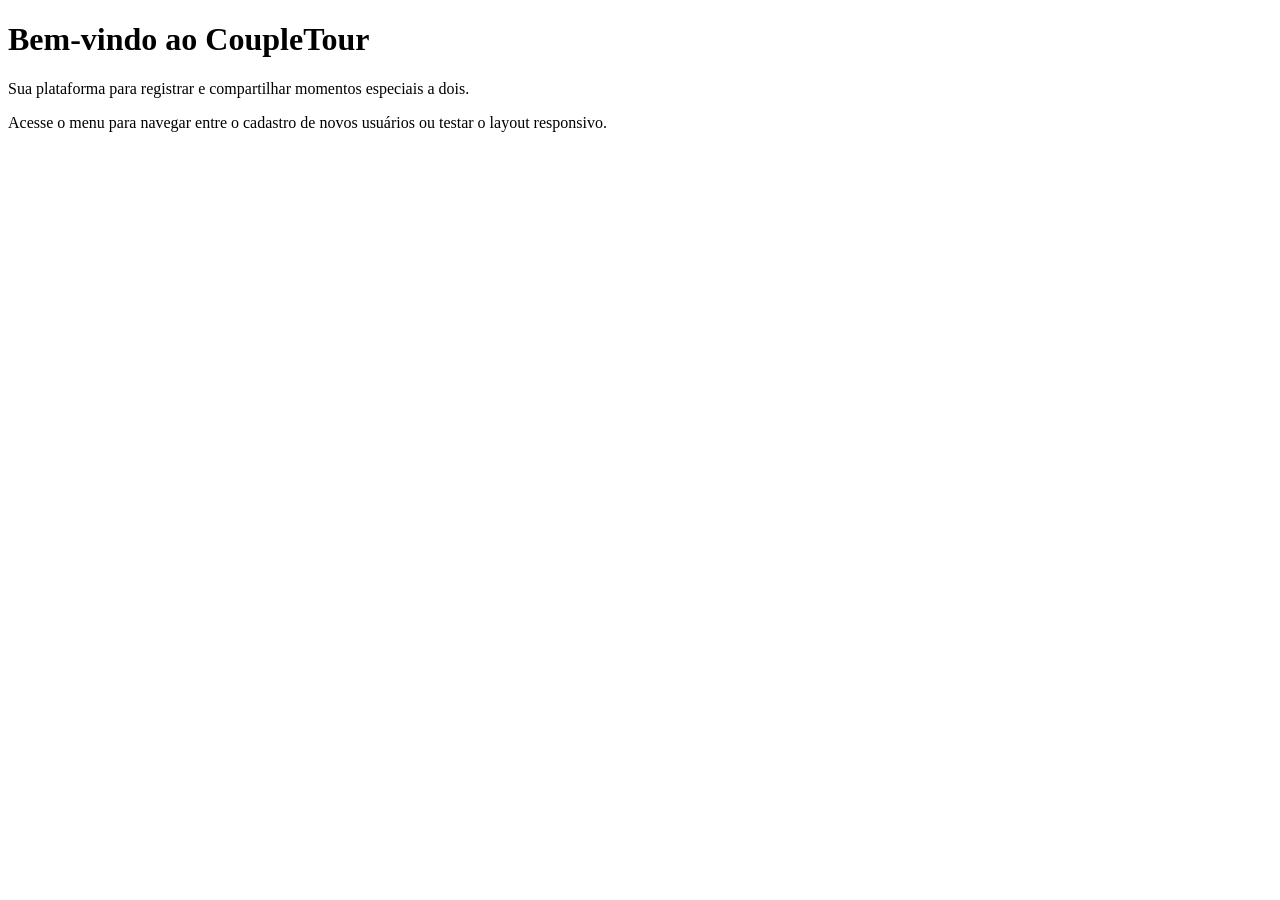
<file: src/main/resources/templates/index.html>
<!DOCTYPE html>
<html xmlns:th="http://www.thymeleaf.org"
      th:replace="~{layout/base :: layout(~{::title}, ~{::#main-content})}">
<head>
    <title>CoupleTour - Início</title>
</head>
<body>

<div id="main-content" class="card">
    <header class="card-header">
        <h1>Bem-vindo ao CoupleTour</h1>
        <p>Sua plataforma para registrar e compartilhar momentos especiais a dois.</p>
    </header>
    <p>Acesse o menu para navegar entre o cadastro de novos usuários ou testar o layout responsivo.</p>
</div>

</body>
</html>
</file>
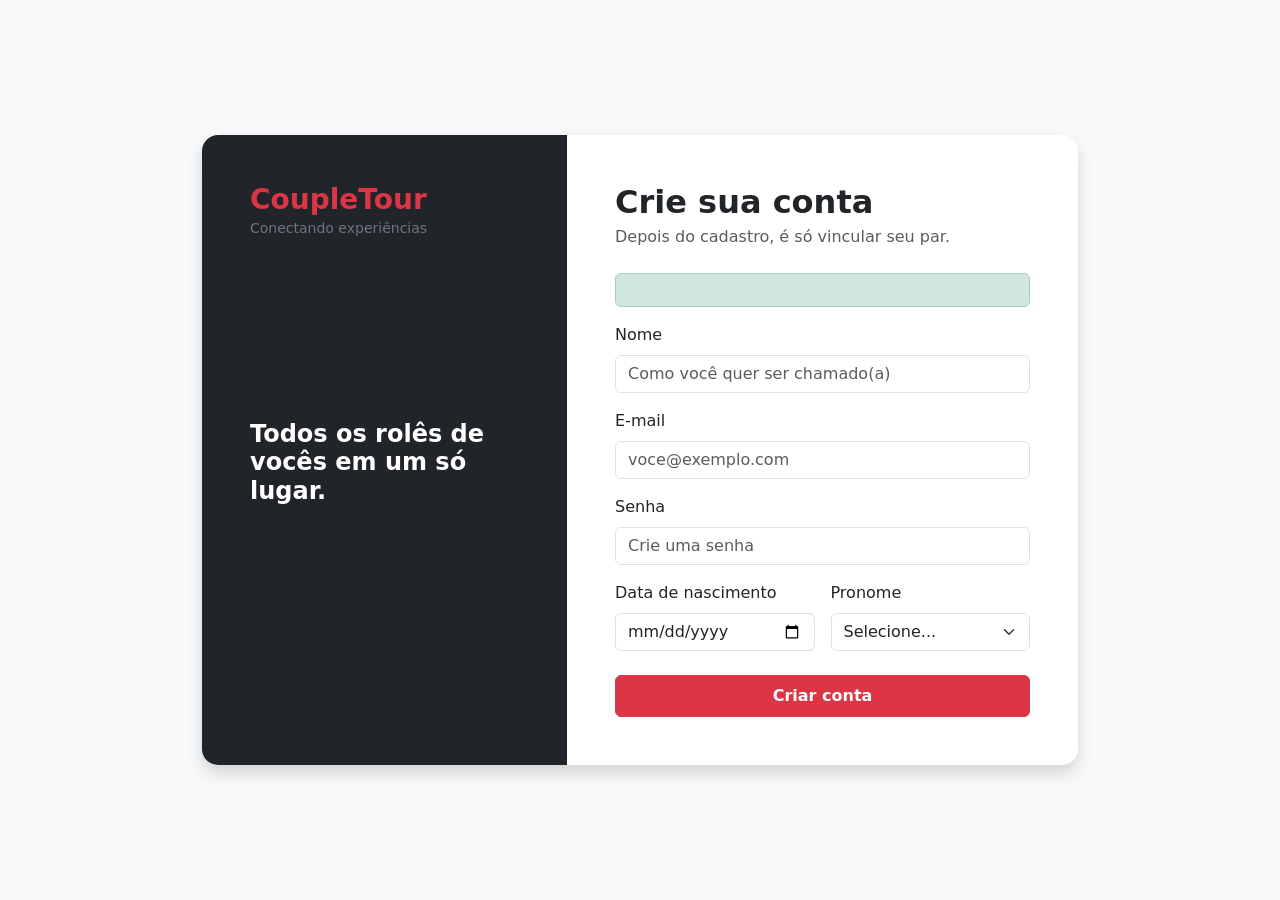
<file: src/main/resources/templates/cadastro.html>
<!DOCTYPE html>
<html lang="pt-BR" xmlns:th="http://www.thymeleaf.org">
<head>
    <meta charset="UTF-8">
    <meta name="viewport" content="width=device-width, initial-scale=1">
    <title>CoupleTour - Cadastro de Usuário</title>
    <link href="https://cdn.jsdelivr.net/npm/bootstrap@5.3.3/dist/css/bootstrap.min.css" rel="stylesheet" integrity="sha384-QWTKZyjpPEjISv5WaRU9OFeRpok6YctnYmDr5pNlyT2bRjXh0JMhjY6hW+ALEwIH" crossorigin="anonymous">
</head>
<body class="bg-light min-vh-100 d-flex align-items-center justify-content-center py-4">

<main class="container" style="max-width: 900px;">
    <div class="row g-0 shadow rounded-4 overflow-hidden bg-white">

        <div class="col-md-5 bg-dark text-white p-5 d-flex flex-column justify-content-between">
            <div>
                <h3 class="fw-bold text-danger mb-0">CoupleTour</h3>
                <small class="text-secondary">Conectando experiências</small>
            </div>
            <div class="my-4">
                <h4 class="fw-semibold">Todos os rolês de vocês em um só lugar.</h4>
            </div>
            <div>
                <small class="text-muted">&copy; 2026 CoupleTour</small>
            </div>
        </div>

        <div class="col-md-7 p-4 p-md-5">
            <h2 class="fw-bold mb-1">Crie sua conta</h2>
            <p class="text-muted mb-4">Depois do cadastro, é só vincular seu par.</p>

            <div th:if="${sucesso}" class="alert alert-success" role="alert" th:text="${sucesso}"></div>

            <form th:action="@{/cadastro}" th:object="${usuario}" method="post" novalidate>

                <div class="mb-3">
                    <label for="nome" class="form-label font-weight-bold">Nome</label>
                    <input type="text" id="nome" th:field="*{nome}"
                           class="form-control"
                           th:classappend="${#fields.hasErrors('nome')} ? 'is-invalid'"
                           placeholder="Como você quer ser chamado(a)" required />
                    <div class="invalid-feedback" th:if="${#fields.hasErrors('nome')}" th:errors="*{nome}"></div>
                </div>

                <div class="mb-3">
                    <label for="email" class="form-label">E-mail</label>
                    <input type="email" id="email" th:field="*{email}"
                           class="form-control"
                           th:classappend="${#fields.hasErrors('email')} ? 'is-invalid'"
                           placeholder="voce@exemplo.com" required />
                    <div class="invalid-feedback" th:if="${#fields.hasErrors('email')}" th:errors="*{email}"></div>
                </div>

                <div class="mb-3">
                    <label for="senha" class="form-label">Senha</label>
                    <input type="password" id="senha" th:field="*{senha}"
                           class="form-control"
                           th:classappend="${#fields.hasErrors('senha')} ? 'is-invalid'"
                           placeholder="Crie uma senha" required />
                    <div class="invalid-feedback" th:if="${#fields.hasErrors('senha')}" th:errors="*{senha}"></div>
                </div>

                <div class="row g-3 mb-4">
                    <div class="col-md-6">
                        <label for="dataNascimento" class="form-label">Data de nascimento</label>
                        <input type="date" id="dataNascimento" th:field="*{dataNascimento}"
                               class="form-control"
                               th:classappend="${#fields.hasErrors('dataNascimento')} ? 'is-invalid'"
                               required />
                        <div class="invalid-feedback" th:if="${#fields.hasErrors('dataNascimento')}" th:errors="*{dataNascimento}"></div>
                    </div>

                    <div class="col-md-6">
                        <label for="pronomeId" class="form-label">Pronome</label>
                        <select id="pronomeId" th:field="*{pronomeId}"
                                class="form-select"
                                th:classappend="${#fields.hasErrors('pronomeId')} ? 'is-invalid'"
                                required>
                            <option value="">Selecione...</option>
                            <option th:each="p : ${pronomesList}"
                                    th:value="${p.id}"
                                    th:text="${p.textoExibicao}">
                            </option>
                        </select>
                        <div class="invalid-feedback" th:if="${#fields.hasErrors('pronomeId')}" th:errors="*{pronomeId}"></div>
                    </div>
                </div>

                <button type="submit" class="btn btn-danger w-100 py-2 fw-bold">Criar conta</button>
            </form>
        </div>

    </div>
</main>

<script src="https://cdn.jsdelivr.net/npm/bootstrap@5.3.3/dist/js/bootstrap.bundle.min.js" integrity="sha384-YvpcrYf0tY3lHB60NNkmXc5s9fDVZLESaAA55NDzOxhy9GkcIdslK1eN7N6jIeHz" crossorigin="anonymous"></script>
</body>
</html>
</file>
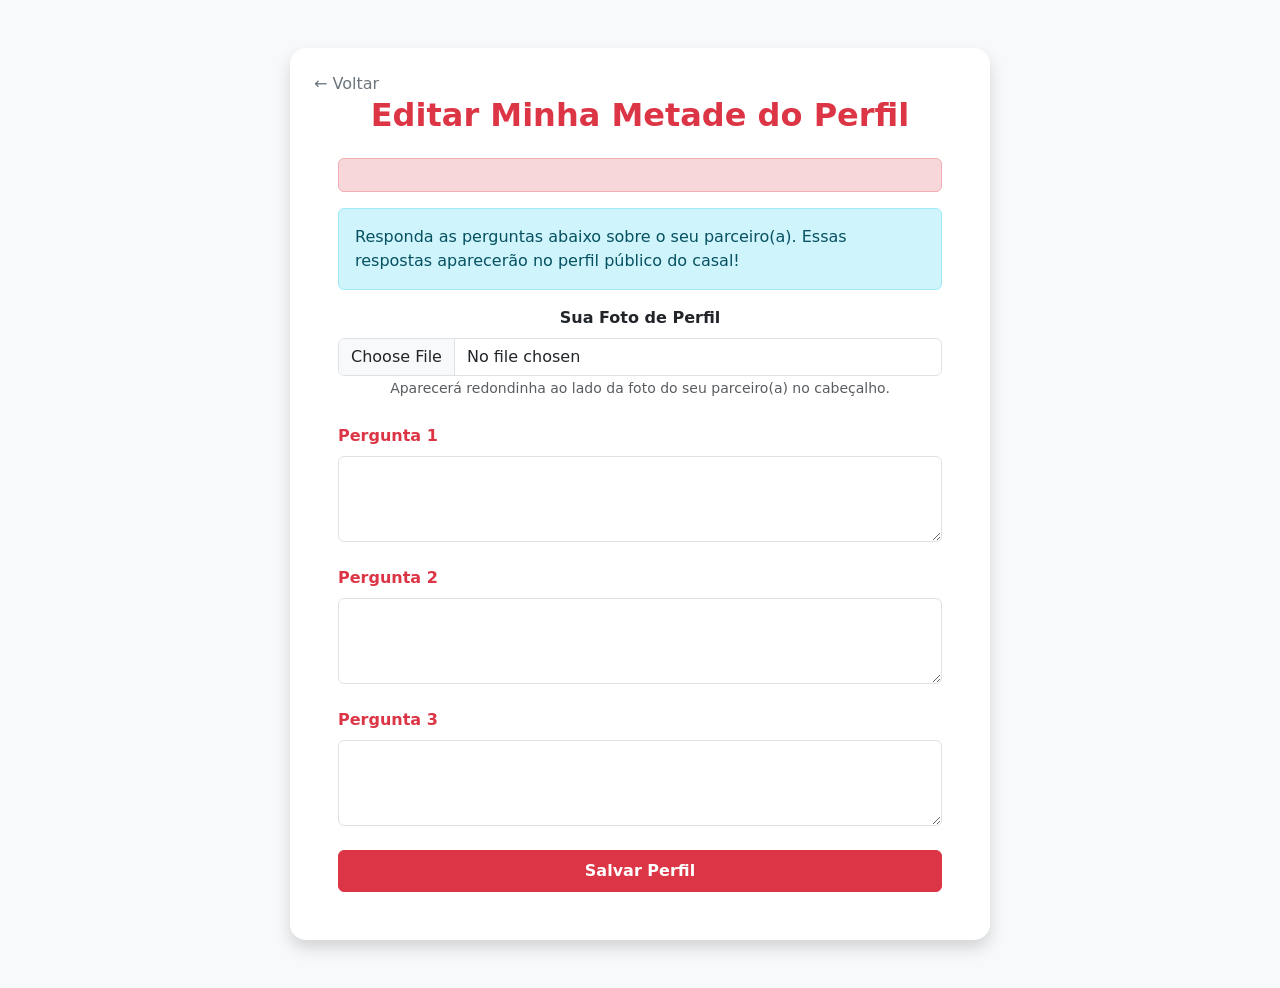
<file: src/main/resources/templates/casal-editar.html>
<!DOCTYPE html>
<html lang="pt-BR" xmlns:th="http://www.thymeleaf.org">
<head>
    <meta charset="UTF-8">
    <meta name="viewport" content="width=device-width, initial-scale=1">
    <title>Editar Perfil do Casal</title>
    <link href="https://cdn.jsdelivr.net/npm/bootstrap@5.3.3/dist/css/bootstrap.min.css" rel="stylesheet">
</head>
<body class="bg-light min-vh-100 d-flex flex-column align-items-center py-5">

<div class="container bg-white p-5 rounded-4 shadow position-relative" style="max-width: 700px;">

    <a href="/feed" class="position-absolute top-0 start-0 m-4 text-decoration-none text-secondary">
        &larr; Voltar
    </a>

    <h2 class="fw-bold text-danger mb-4 text-center">Editar Minha Metade do Perfil</h2>

    <div th:if="${erro}" class="alert alert-danger" th:text="${erro}"></div>

    <div class="alert alert-info">
        Responda as perguntas abaixo sobre o seu parceiro(a). Essas respostas aparecerão no perfil público do casal!
    </div>

    <form action="/casal/editar" method="POST" enctype="multipart/form-data" th:object="${editDTO}">

        <div class="mb-4 text-center">
            <label for="fotoPerfil" class="form-label fw-bold d-block">Sua Foto de Perfil</label>
            <input class="form-control" type="file" id="fotoPerfil" name="fotoPerfil" accept="image/png, image/jpeg">
            <small class="text-muted">Aparecerá redondinha ao lado da foto do seu parceiro(a) no cabeçalho.</small>
        </div>

        <div class="mb-4">
            <label for="resposta1" class="form-label fw-bold text-danger" th:text="*{label1}">Pergunta 1</label>
            <textarea class="form-control" id="resposta1" name="resposta1" th:field="*{resposta1}" rows="3" required></textarea>
        </div>

        <div class="mb-4">
            <label for="resposta2" class="form-label fw-bold text-danger" th:text="*{label2}">Pergunta 2</label>
            <textarea class="form-control" id="resposta2" name="resposta2" th:field="*{resposta2}" rows="3" required></textarea>
        </div>

        <div class="mb-4">
            <label for="resposta3" class="form-label fw-bold text-danger" th:text="*{label3}">Pergunta 3</label>
            <textarea class="form-control" id="resposta3" name="resposta3" th:field="*{resposta3}" rows="3" required></textarea>
        </div>

        <button type="submit" class="btn btn-danger w-100 fw-bold py-2">Salvar Perfil</button>
    </form>
</div>

</body>
</html>
</file>
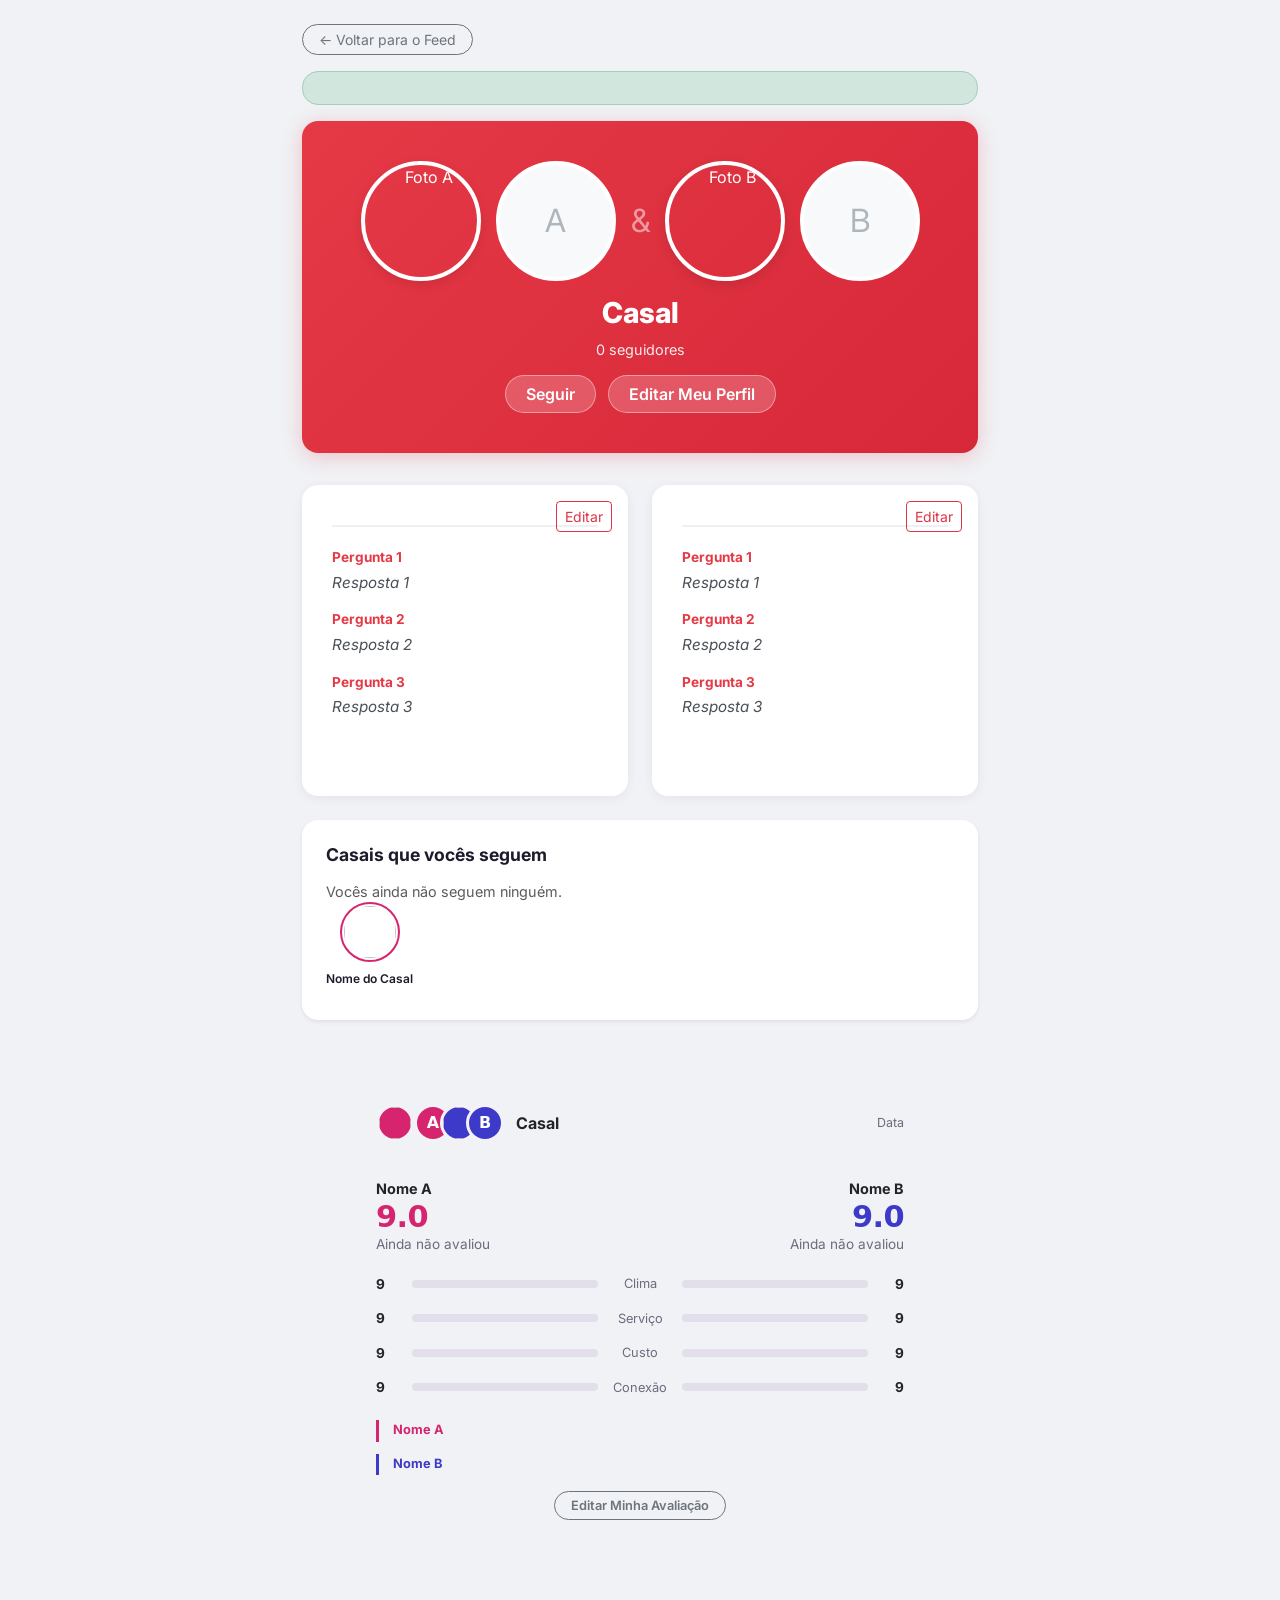
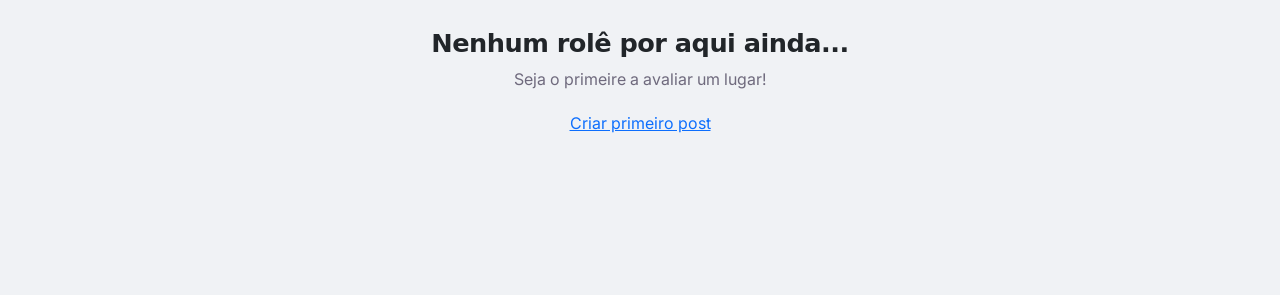
<file: src/main/resources/templates/casal-perfil.html>
<!DOCTYPE html>
<html lang="pt-BR" xmlns:th="http://www.thymeleaf.org">
<head>
    <meta charset="UTF-8">
    <meta name="viewport" content="width=device-width, initial-scale=1">
    <title>Perfil do Casal</title>
    <link href="https://cdn.jsdelivr.net/npm/bootstrap@5.3.3/dist/css/bootstrap.min.css" rel="stylesheet">
    <link href="https://fonts.googleapis.com/css2?family=Inter:wght@400;500;600;700;800&display=swap" rel="stylesheet">
    <style>
        body { font-family: 'Inter', sans-serif; background: #f0f2f5; }

        .profile-header {
            background: linear-gradient(135deg, #e63946, #d62839);
            border-radius: 16px;
            padding: 40px 20px;
            color: #fff;
            text-align: center;
            box-shadow: 0 4px 20px rgba(230, 57, 70, 0.25);
            margin-bottom: 2rem;
        }

        .couple-photos {
            display: flex;
            justify-content: center;
            align-items: center;
            gap: 15px;
            margin-bottom: 15px;
        }

        .profile-img {
            width: 120px;
            height: 120px;
            border-radius: 50%;
            object-fit: cover;
            border: 4px solid #fff;
            box-shadow: 0 4px 12px rgba(0,0,0,0.1);
        }

        .no-photo {
            width: 120px;
            height: 120px;
            border-radius: 50%;
            background: #f8f9fa;
            border: 4px solid #fff;
            display: flex;
            align-items: center;
            justify-content: center;
            color: #adb5bd;
            font-size: 2rem;
        }

        .couple-title { font-weight: 800; font-size: 1.8rem; margin: 0; }

        .btn-follow {
            background: rgba(255,255,255,0.2);
            color: #fff;
            border: 1.5px solid rgba(255,255,255,0.4);
            border-radius: 20px;
            padding: 6px 20px;
            font-weight: 600;
            margin-top: 15px;
            transition: all 0.2s;
        }
        .btn-follow:hover {
            background: #fff;
            color: #e63946;
        }

        .bio-section {
            background: #fff;
            border-radius: 16px;
            padding: 30px;
            box-shadow: 0 2px 12px rgba(0,0,0,0.06);
            margin-bottom: 2rem;
        }

        .bio-title {
            font-size: 1.2rem;
            font-weight: 700;
            color: #1a1a2e;
            margin-bottom: 20px;
            border-bottom: 2px solid #f0f0f0;
            padding-bottom: 10px;
        }

        .qna-block { margin-bottom: 15px; }
        .qna-label { font-weight: 700; font-size: 0.85rem; color: #e63946; margin-bottom: 4px; display: block; }
        .qna-answer { font-size: 0.95rem; color: #495057; font-style: italic; }

        .cursor-pointer { cursor: pointer; transition: background 0.2s; border-radius: 8px; padding: 5px; margin-left: -5px; }
        .cursor-pointer:hover { background: #f8f9fa; }

    :root {
            --ink: #1F1A2B;
            --papel: #F4F2F7;
            --linha: #E2DEEA;
            --mudo: #6F6A7D;
            --a: #D6246E;   
            --b: #3E3AC9;   
            --titulo: 'Bricolage Grotesque', system-ui, sans-serif;
        }
.feed { max-width: 560px; margin: 0 auto; padding: 8px 16px 64px; }
        .post { padding: 28px 0 36px; border-top: 1px solid var(--linha); }
        .post:first-child { border-top: 0; }

        .cabeca { display: flex; align-items: center; gap: 12px; margin-bottom: 14px; }
        .avatares { display: flex; }
        .av { width: 38px; height: 38px; border-radius: 50%; display: grid; place-items: center; color: #fff; font-family: var(--titulo); font-weight: 800; border: 3px solid var(--papel); }
        .av.a { background: var(--a); }
        .av.b { background: var(--b); margin-left: -12px; }
        .casal { font-weight: 700; line-height: 1.2; min-width: 0; }
        .data { margin-left: auto; font-size: .78rem; color: var(--mudo); white-space: nowrap; }

        .midia { position: relative; border-radius: 22px; overflow: hidden; background: var(--ink); isolation: isolate; }
        .midia.vazia { aspect-ratio: 16 / 9; }
        .midia img { width: 100%; aspect-ratio: 5 / 4; object-fit: cover; }
        .midia::after { content: ""; position: absolute; inset: auto 0 0 0; height: 60%; background: linear-gradient(to top, rgba(31, 26, 43, .85), transparent); pointer-events: none; z-index: 1; }
        .lugar { position: absolute; left: 20px; right: 116px; bottom: 18px; z-index: 2; color: #fff; pointer-events: none; }
        .lugar h2 { font-family: var(--titulo); font-weight: 800; font-size: 1.75rem; line-height: 1.05; letter-spacing: -.02em; margin: 0 0 4px; text-wrap: balance; }
        .lugar p { margin: 0; font-size: .9rem; opacity: .85; }
        .nota { position: absolute; right: 18px; bottom: 18px; z-index: 2; width: 76px; height: 76px; padding: 4px; border-radius: 50%; background: conic-gradient(var(--b) 0 50%, var(--a) 0 100%); }
        .nota div { width: 100%; height: 100%; border-radius: 50%; background: var(--ink); color: #fff; display: flex; flex-direction: column; align-items: center; justify-content: center; }
        .nota strong { font-family: var(--titulo); font-size: 1.55rem; font-weight: 800; line-height: 1; }
        .nota small { font-size: .62rem; opacity: .7; margin-top: 2px; }

        .midia .carousel-control-prev, .midia .carousel-control-next { z-index: 2; width: 14%; opacity: 1; }
        .midia .carousel-control-prev-icon, .midia .carousel-control-next-icon { width: 34px; height: 34px; background-size: 45%; background-color: rgba(31, 26, 43, .55); border-radius: 50%; }
        .midia .carousel-indicators { top: 6px; bottom: auto; margin: 0 14px; justify-content: flex-start; z-index: 2; }
        .midia .carousel-indicators [data-bs-target] { width: 22px; height: 3px; margin: 0 3px 0 0; background-color: #fff; opacity: .45; }
        .midia .carousel-indicators .active { opacity: 1; }

        .duelo { margin-top: 22px; }
        .placar { display: flex; justify-content: space-between; gap: 16px; margin-bottom: 12px; }
        .pessoa { display: flex; flex-direction: column; gap: 2px; min-width: 0; }
        .pessoa.b { text-align: right; align-items: flex-end; }
        .pessoa .nome { font-weight: 700; font-size: .9rem; }
        .pessoa .media { font-family: var(--titulo); font-weight: 800; font-size: 1.9rem; line-height: 1; letter-spacing: -.02em; }
        .pessoa.a .media { color: var(--a); }
        .pessoa.b .media { color: var(--b); }
        .pessoa .espera { color: var(--mudo); font-size: .85rem; }

        .linha { display: grid; grid-template-columns: 28px 1fr 68px 1fr 28px; align-items: center; gap: 8px; padding: 7px 0; font-size: .85rem; }
        .linha .v { font-weight: 700; font-variant-numeric: tabular-nums; }
        .linha .v:last-child { text-align: right; }
        .linha .rot { text-align: center; color: var(--mudo); font-size: .8rem; }
        .trilho { height: 8px; border-radius: 4px; background: var(--linha); display: flex; overflow: hidden; }
        .trilho.esq { justify-content: flex-end; }
        .trilho i { display: block; height: 100%; width: var(--v); border-radius: 4px; animation: cresce .7s cubic-bezier(.2, .7, .2, 1) both; }
        .trilho.esq i { background: var(--a); transform-origin: right; }
        .trilho.dir i { background: var(--b); transform-origin: left; }
        @keyframes cresce { from { transform: scaleX(0); } }
        @media (prefers-reduced-motion: reduce) { .trilho i { animation: none; } }

        .falas { margin-top: 16px; display: grid; gap: 12px; }
        .fala { margin: 0; padding-left: 14px; border-left: 3px solid var(--c); }
        .fala.a { --c: var(--a); }
        .fala.b { --c: var(--b); }
        .fala b { display: block; font-size: .8rem; margin-bottom: 2px; color: var(--c); }
        .fala p { margin: 0; line-height: 1.5; font-size: .95rem; max-width: 60ch; }

        .vazio { text-align: center; padding: 72px 16px; }
        .vazio h4 { font-family: var(--titulo); font-weight: 800; font-size: 1.6rem; letter-spacing: -.02em; }
        .vazio p { color: var(--mudo); margin-bottom: 20px; }
:root {
            --ink: #1F1A2B;
            --papel: #F4F2F7;
            --linha: #E2DEEA;
            --mudo: #6F6A7D;
            --a: #D6246E;   
            --b: #3E3AC9;   
            --titulo: 'Bricolage Grotesque', system-ui, sans-serif;
        }
.feed { max-width: 560px; margin: 0 auto; padding: 8px 16px 64px; }
        .post { padding: 28px 0 36px; border-top: 1px solid var(--linha); }
        .post:first-child { border-top: 0; }

        .cabeca { display: flex; align-items: center; gap: 12px; margin-bottom: 14px; }
        .avatares { display: flex; }
        .av { width: 38px; height: 38px; border-radius: 50%; display: grid; place-items: center; color: #fff; font-family: var(--titulo); font-weight: 800; border: 3px solid var(--papel); }
        .av.a { background: var(--a); }
        .av.b { background: var(--b); margin-left: -12px; }
        .casal { font-weight: 700; line-height: 1.2; min-width: 0; }
        .data { margin-left: auto; font-size: .78rem; color: var(--mudo); white-space: nowrap; }

        .midia { position: relative; border-radius: 22px; overflow: hidden; background: var(--ink); isolation: isolate; }
        .midia.vazia { aspect-ratio: 16 / 9; }
        .midia img { width: 100%; aspect-ratio: 5 / 4; object-fit: cover; }
        .midia::after { content: ""; position: absolute; inset: auto 0 0 0; height: 60%; background: linear-gradient(to top, rgba(31, 26, 43, .85), transparent); pointer-events: none; z-index: 1; }
        .lugar { position: absolute; left: 20px; right: 116px; bottom: 18px; z-index: 2; color: #fff; pointer-events: none; }
        .lugar h2 { font-family: var(--titulo); font-weight: 800; font-size: 1.75rem; line-height: 1.05; letter-spacing: -.02em; margin: 0 0 4px; text-wrap: balance; }
        .lugar p { margin: 0; font-size: .9rem; opacity: .85; }
        .nota { position: absolute; right: 18px; bottom: 18px; z-index: 2; width: 76px; height: 76px; padding: 4px; border-radius: 50%; background: conic-gradient(var(--b) 0 50%, var(--a) 0 100%); }
        .nota div { width: 100%; height: 100%; border-radius: 50%; background: var(--ink); color: #fff; display: flex; flex-direction: column; align-items: center; justify-content: center; }
        .nota strong { font-family: var(--titulo); font-size: 1.55rem; font-weight: 800; line-height: 1; }
        .nota small { font-size: .62rem; opacity: .7; margin-top: 2px; }

        .midia .carousel-control-prev, .midia .carousel-control-next { z-index: 2; width: 14%; opacity: 1; }
        .midia .carousel-control-prev-icon, .midia .carousel-control-next-icon { width: 34px; height: 34px; background-size: 45%; background-color: rgba(31, 26, 43, .55); border-radius: 50%; }
        .midia .carousel-indicators { top: 6px; bottom: auto; margin: 0 14px; justify-content: flex-start; z-index: 2; }
        .midia .carousel-indicators [data-bs-target] { width: 22px; height: 3px; margin: 0 3px 0 0; background-color: #fff; opacity: .45; }
        .midia .carousel-indicators .active { opacity: 1; }

        .duelo { margin-top: 22px; }
        .placar { display: flex; justify-content: space-between; gap: 16px; margin-bottom: 12px; }
        .pessoa { display: flex; flex-direction: column; gap: 2px; min-width: 0; }
        .pessoa.b { text-align: right; align-items: flex-end; }
        .pessoa .nome { font-weight: 700; font-size: .9rem; }
        .pessoa .media { font-family: var(--titulo); font-weight: 800; font-size: 1.9rem; line-height: 1; letter-spacing: -.02em; }
        .pessoa.a .media { color: var(--a); }
        .pessoa.b .media { color: var(--b); }
        .pessoa .espera { color: var(--mudo); font-size: .85rem; }

        .linha { display: grid; grid-template-columns: 28px 1fr 68px 1fr 28px; align-items: center; gap: 8px; padding: 7px 0; font-size: .85rem; }
        .linha .v { font-weight: 700; font-variant-numeric: tabular-nums; }
        .linha .v:last-child { text-align: right; }
        .linha .rot { text-align: center; color: var(--mudo); font-size: .8rem; }
        .trilho { height: 8px; border-radius: 4px; background: var(--linha); display: flex; overflow: hidden; }
        .trilho.esq { justify-content: flex-end; }
        .trilho i { display: block; height: 100%; width: var(--v); border-radius: 4px; animation: cresce .7s cubic-bezier(.2, .7, .2, 1) both; }
        .trilho.esq i { background: var(--a); transform-origin: right; }
        .trilho.dir i { background: var(--b); transform-origin: left; }
        @keyframes cresce { from { transform: scaleX(0); } }
        @media (prefers-reduced-motion: reduce) { .trilho i { animation: none; } }

        .falas { margin-top: 16px; display: grid; gap: 12px; }
        .fala { margin: 0; padding-left: 14px; border-left: 3px solid var(--c); }
        .fala.a { --c: var(--a); }
        .fala.b { --c: var(--b); }
        .fala b { display: block; font-size: .8rem; margin-bottom: 2px; color: var(--c); }
        .fala p { margin: 0; line-height: 1.5; font-size: .95rem; max-width: 60ch; }

        .vazio { text-align: center; padding: 72px 16px; }
        .vazio h4 { font-family: var(--titulo); font-weight: 800; font-size: 1.6rem; letter-spacing: -.02em; }
        .vazio p { color: var(--mudo); margin-bottom: 20px; }
</style>
</head>
<body>

<div class="container py-4" style="max-width: 700px;">

    <a href="/feed" class="btn btn-sm btn-outline-secondary mb-3 rounded-pill px-3">&larr; Voltar para o Feed</a>

    <div th:if="${sucesso}" class="alert alert-success rounded-4" th:text="${sucesso}"></div>

    <div class="profile-header">
        <div class="couple-photos">

            <img th:if="${perfil.fotoAUrl != null}" th:src="${perfil.fotoAUrl}" class="profile-img" alt="Foto A">
            <div th:unless="${perfil.fotoAUrl != null}" class="no-photo" th:text="${#strings.substring(perfil.nomeA, 0, 1)}">A</div>

            <div class="fs-2 opacity-50">&</div>

            <img th:if="${perfil.fotoBUrl != null}" th:src="${perfil.fotoBUrl}" class="profile-img" alt="Foto B">
            <div th:unless="${perfil.fotoBUrl != null}" class="no-photo" th:text="${#strings.substring(perfil.nomeB, 0, 1)}">B</div>
        </div>

        <h1 class="couple-title" th:text="${perfil.nomeA + ' & ' + perfil.nomeB}">Casal</h1>
        <p class="mt-2 mb-0" style="font-size: 0.9rem; opacity: 0.9;"><span th:text="${perfil.contagemSeguidores}">0</span> seguidores</p>

        <form th:if="${!perfil.podeEditarA && !perfil.podeEditarB}" th:action="@{/casal/{id}/seguir(id=${publicId})}" method="POST" class="d-inline">
            <button type="submit" class="btn btn-follow" th:classappend="${perfil.seguindo} ? 'btn-light text-danger' : ''" th:text="${perfil.seguindo} ? 'Seguindo' : 'Seguir'">Seguir</button>
        </form>

        <button th:if="${perfil.podeEditarA || perfil.podeEditarB}" type="button" class="btn btn-follow ms-2" data-bs-toggle="modal" data-bs-target="#editModal">Editar Meu Perfil</button>
    </div>

    <div class="row g-4">

        <div class="col-md-6">
            <div class="bio-section h-100 position-relative">
                <button th:if="${perfil.podeEditarA}" type="button" class="btn btn-sm btn-outline-danger position-absolute top-0 end-0 m-3" data-bs-toggle="modal" data-bs-target="#editModal"> Editar</button>
                <div class="bio-title" th:text="${perfil.nomeA + ' falando de ' + perfil.nomeB}"></div>

                <div class="qna-block" th:classappend="${perfil.podeEditarA ? 'cursor-pointer' : ''}" th:attr="data-bs-toggle=${perfil.podeEditarA ? 'modal' : ''}, data-bs-target=${perfil.podeEditarA ? '#editModal' : ''}">
                    <span class="qna-label" th:text="${perfil.label1ParaB}">Pergunta 1</span>
                    <div class="qna-answer" th:text="${perfil.respostaA1 != null ? '|&quot;' + perfil.respostaA1 + '&quot;|' : 'Ainda não respondeu...'}">Resposta 1</div>
                </div>

                <div class="qna-block" th:classappend="${perfil.podeEditarA ? 'cursor-pointer' : ''}" th:attr="data-bs-toggle=${perfil.podeEditarA ? 'modal' : ''}, data-bs-target=${perfil.podeEditarA ? '#editModal' : ''}">
                    <span class="qna-label" th:text="${perfil.label2ParaB}">Pergunta 2</span>
                    <div class="qna-answer" th:text="${perfil.respostaA2 != null ? '|&quot;' + perfil.respostaA2 + '&quot;|' : 'Ainda não respondeu...'}">Resposta 2</div>
                </div>

                <div class="qna-block" th:classappend="${perfil.podeEditarA ? 'cursor-pointer' : ''}" th:attr="data-bs-toggle=${perfil.podeEditarA ? 'modal' : ''}, data-bs-target=${perfil.podeEditarA ? '#editModal' : ''}">
                    <span class="qna-label" th:text="${perfil.label3ParaB}">Pergunta 3</span>
                    <div class="qna-answer" th:text="${perfil.respostaA3 != null ? '|&quot;' + perfil.respostaA3 + '&quot;|' : 'Ainda não respondeu...'}">Resposta 3</div>
                </div>
            </div>
        </div>

        <div class="col-md-6">
            <div class="bio-section h-100 position-relative">
                <button th:if="${perfil.podeEditarB}" type="button" class="btn btn-sm btn-outline-danger position-absolute top-0 end-0 m-3" data-bs-toggle="modal" data-bs-target="#editModal"> Editar</button>
                <div class="bio-title" th:text="${perfil.nomeB + ' falando de ' + perfil.nomeA}"></div>

                <div class="qna-block" th:classappend="${perfil.podeEditarB ? 'cursor-pointer' : ''}" th:attr="data-bs-toggle=${perfil.podeEditarB ? 'modal' : ''}, data-bs-target=${perfil.podeEditarB ? '#editModal' : ''}">
                    <span class="qna-label" th:text="${perfil.label1ParaA}">Pergunta 1</span>
                    <div class="qna-answer" th:text="${perfil.respostaB1 != null ? '|&quot;' + perfil.respostaB1 + '&quot;|' : 'Ainda não respondeu...'}">Resposta 1</div>
                </div>

                <div class="qna-block" th:classappend="${perfil.podeEditarB ? 'cursor-pointer' : ''}" th:attr="data-bs-toggle=${perfil.podeEditarB ? 'modal' : ''}, data-bs-target=${perfil.podeEditarB ? '#editModal' : ''}">
                    <span class="qna-label" th:text="${perfil.label2ParaA}">Pergunta 2</span>
                    <div class="qna-answer" th:text="${perfil.respostaB2 != null ? '|&quot;' + perfil.respostaB2 + '&quot;|' : 'Ainda não respondeu...'}">Resposta 2</div>
                </div>

                <div class="qna-block" th:classappend="${perfil.podeEditarB ? 'cursor-pointer' : ''}" th:attr="data-bs-toggle=${perfil.podeEditarB ? 'modal' : ''}, data-bs-target=${perfil.podeEditarB ? '#editModal' : ''}">
                    <span class="qna-label" th:text="${perfil.label3ParaA}">Pergunta 3</span>
                    <div class="qna-answer" th:text="${perfil.respostaB3 != null ? '|&quot;' + perfil.respostaB3 + '&quot;|' : 'Ainda não respondeu...'}">Resposta 3</div>
                </div>
            </div>
        </div>
    </div>


<div class="bg-white rounded-4 p-4 shadow-sm mt-4 mb-4" th:if="${perfil.podeEditarA || perfil.podeEditarB}">
    <h3 class="fw-bold mb-3" style="font-size: 1.1rem; color: var(--ink);">Casais que vocês seguem</h3>
    
    <div th:if="${perfil.casaisSeguidos == null || perfil.casaisSeguidos.isEmpty()}" class="text-muted" style="font-size: 0.9rem;">
        Vocês ainda não seguem ninguém.
    </div>
    
    <div th:if="${perfil.casaisSeguidos != null && !perfil.casaisSeguidos.isEmpty()}" class="d-flex gap-3 overflow-auto pb-2" style="scrollbar-width: none;">
        <a th:each="casal : ${perfil.casaisSeguidos}" th:href="'/casal/' + ${casal.publicIdUrl}" class="text-decoration-none text-center" style="min-width: 70px;">
            <div style="width: 60px; height: 60px; border-radius: 50%; overflow: hidden; margin: 0 auto 8px auto; border: 2px solid var(--a); padding: 2px;">
                <img th:if="${casal.fotoCasal != null}" th:src="${casal.fotoCasal}" class="w-100 h-100 rounded-circle object-fit-cover" alt="">
                <div th:unless="${casal.fotoCasal != null}" class="w-100 h-100 rounded-circle bg-light d-flex align-items-center justify-content-center text-secondary fw-bold" th:text="${#strings.substring(casal.nomeCasal, 0, 1)}">C</div>
            </div>
            <div class="text-truncate" style="font-size: 0.75rem; color: var(--ink); font-weight: 600;" th:text="${casal.nomeCasal}">Nome do Casal</div>
        </a>
    </div>
</div>

<div class="feed mt-5">

    <article th:each="post : ${perfil.feedCasal}" class="post">

        <div class="cabeca">
            <a th:href="'/casal/' + ${post.usuarioAPublicId}" style="text-decoration: none; color: inherit; display: flex; align-items: center; gap: 12px;">
                <div class="avatares" aria-hidden="true">
                    <img th:if="${post.usuarioAFotoUrl != null}" th:src="${post.usuarioAFotoUrl}" class="av a" style="object-fit: cover;" alt="">
                    <span th:unless="${post.usuarioAFotoUrl != null}" class="av a" th:text="${#strings.toUpperCase(#strings.substring(post.usuarioANome, 0, 1))}">A</span>
                    
                    <img th:if="${post.usuarioBFotoUrl != null}" th:src="${post.usuarioBFotoUrl}" class="av b" style="object-fit: cover;" alt="">
                    <span th:unless="${post.usuarioBFotoUrl != null}" class="av b" th:text="${#strings.toUpperCase(#strings.substring(post.usuarioBNome, 0, 1))}">B</span>
                </div>
                <div class="casal" th:text="${post.usuarioANome + ' e ' + post.usuarioBNome}">Casal</div>
            </a>
            <time class="data" th:text="${#strings.substring(post.dataPostagem, 8, 10) + '/' + #strings.substring(post.dataPostagem, 5, 7) + '/' + #strings.substring(post.dataPostagem, 0, 4) + ' ' + #strings.substring(post.dataPostagem, 11, 16)}">Data</time>
        </div>

        <div class="midia"
             th:with="temFotos=${post.fotosUrls != null and !#strings.isEmpty(post.fotosUrls)}, carId=${'carousel-' + post.relacionamentoId + '-' + post.lugarId}"
             th:classappend="${temFotos} ? '' : 'vazia'">

            <div th:if="${temFotos}" th:id="${carId}" class="carousel slide" th:with="fotos=${#strings.arraySplit(post.fotosUrls, ',')}">
                <div class="carousel-indicators" th:if="${fotos.length > 1}">
                    <button th:each="f, s : ${fotos}" type="button" th:data-bs-target="'#' + ${carId}" th:data-bs-slide-to="${s.index}" th:classappend="${s.first} ? 'active'" th:aria-label="'Foto ' + ${s.count}"></button>
                </div>
                <div class="carousel-inner">
                    <div th:each="foto, s : ${fotos}" th:classappend="${s.first} ? 'active'" class="carousel-item">
                        <img th:src="${foto}" th:alt="'Foto em ' + ${post.lugarNome}" class="d-block">
                    </div>
                </div>
                <th:block th:if="${fotos.length > 1}">
                    <button class="carousel-control-prev" type="button" th:data-bs-target="'#' + ${carId}" data-bs-slide="prev" aria-label="Foto anterior">
                        <span class="carousel-control-prev-icon" aria-hidden="true"></span>
                    </button>
                    <button class="carousel-control-next" type="button" th:data-bs-target="'#' + ${carId}" data-bs-slide="next" aria-label="Próxima foto">
                        <span class="carousel-control-next-icon" aria-hidden="true"></span>
                    </button>
                </th:block>
            </div>

            <div class="lugar">
                <h2 th:text="${post.lugarNome}">Lugar</h2>
                <p th:text="${post.categoriaNome}">Categoria</p>
            </div>

            <div class="nota" th:aria-label="'Nota do casal: ' + ${post.notaMediaCasal}">
                <div><strong th:text="${post.notaMediaCasal}">9.5</strong><small>casal</small></div>
            </div>
        </div>

        <section class="duelo">
            <div class="placar">
                <div class="pessoa a">
                    <span class="nome" th:text="${post.usuarioANome}">Nome A</span>
                    <span class="media" th:if="${post.notaMediaA != null}" th:text="${post.notaMediaA}">9.0</span>
                    <span class="espera" th:unless="${post.notaMediaA != null}">Ainda não avaliou</span>
                </div>
                <div class="pessoa b">
                    <span class="nome" th:text="${post.usuarioBNome}">Nome B</span>
                    <span class="media" th:if="${post.notaMediaB != null}" th:text="${post.notaMediaB}">9.0</span>
                    <span class="espera" th:unless="${post.notaMediaB != null}">Ainda não avaliou</span>
                </div>
            </div>

            <div class="linha">
                <span class="v" th:text="${post.aNota1 ?: '–'}">9</span>
                <div class="trilho esq"><i th:style="'--v:' + ${post.aNota1 != null ? post.aNota1 * 10 : 0} + '%'"></i></div>
                <span class="rot">Clima</span>
                <div class="trilho dir"><i th:style="'--v:' + ${post.bNota1 != null ? post.bNota1 * 10 : 0} + '%'"></i></div>
                <span class="v" th:text="${post.bNota1 ?: '–'}">9</span>
            </div>
            <div class="linha">
                <span class="v" th:text="${post.aNota2 ?: '–'}">9</span>
                <div class="trilho esq"><i th:style="'--v:' + ${post.aNota2 != null ? post.aNota2 * 10 : 0} + '%'"></i></div>
                <span class="rot">Serviço</span>
                <div class="trilho dir"><i th:style="'--v:' + ${post.bNota2 != null ? post.bNota2 * 10 : 0} + '%'"></i></div>
                <span class="v" th:text="${post.bNota2 ?: '–'}">9</span>
            </div>
            <div class="linha">
                <span class="v" th:text="${post.aNota3 ?: '–'}">9</span>
                <div class="trilho esq"><i th:style="'--v:' + ${post.aNota3 != null ? post.aNota3 * 10 : 0} + '%'"></i></div>
                <span class="rot">Custo</span>
                <div class="trilho dir"><i th:style="'--v:' + ${post.bNota3 != null ? post.bNota3 * 10 : 0} + '%'"></i></div>
                <span class="v" th:text="${post.bNota3 ?: '–'}">9</span>
            </div>
            <div class="linha">
                <span class="v" th:text="${post.aNota4 ?: '–'}">9</span>
                <div class="trilho esq"><i th:style="'--v:' + ${post.aNota4 != null ? post.aNota4 * 10 : 0} + '%'"></i></div>
                <span class="rot">Conexão</span>
                <div class="trilho dir"><i th:style="'--v:' + ${post.bNota4 != null ? post.bNota4 * 10 : 0} + '%'"></i></div>
                <span class="v" th:text="${post.bNota4 ?: '–'}">9</span>
            </div>

            <div class="falas" th:if="${post.descA != null or post.descB != null}">
                <blockquote class="fala a" th:if="${post.descA != null}">
                    <b th:text="${post.usuarioANome}">Nome A</b>
                    <p th:text="${post.descA}"></p>
                </blockquote>
                <blockquote class="fala b" th:if="${post.descB != null}">
                    <b th:text="${post.usuarioBNome}">Nome B</b>
                    <p th:text="${post.descB}"></p>
                </blockquote>
            </div>

            <div class="mt-3 text-center" th:if="${post.usuarioAPublicId == logadoPublicId or post.usuarioBPublicId == logadoPublicId}">
                <a th:href="'/postagem/editar/' + ${post.lugarId}" class="btn btn-outline-secondary btn-sm rounded-pill px-3" style="font-size: 0.8rem; font-weight: 600;">Editar Minha Avaliação</a>
            </div>
        </section>
    </article>

    <div th:if="${#lists.isEmpty(perfil.feedCasal)}" class="vazio">
        <h4>Nenhum rolê por aqui ainda...</h4>
        <p>Seja o primeire a avaliar um lugar!</p>
        <a href="/postagem/nova" class="btn-novo">Criar primeiro post</a>
    </div>

</div>

</div>

<div th:if="${perfil.podeEditarA || perfil.podeEditarB}" class="modal fade" id="editModal" tabindex="-1" aria-labelledby="editModalLabel" aria-hidden="true">
  <div class="modal-dialog modal-dialog-centered">
    <div class="modal-content rounded-4 border-0 shadow">
      <div class="modal-header border-0 pb-0">
        <h5 class="modal-title fw-bold text-danger" id="editModalLabel">Minha Metade</h5>
        <button type="button" class="btn-close" data-bs-dismiss="modal" aria-label="Close"></button>
      </div>
      <div class="modal-body p-4">
        <form action="/casal/editar" method="POST" enctype="multipart/form-data" th:object="${editDTO}">
            <div class="mb-4 text-center">
                <label for="fotoPerfil" class="form-label fw-bold d-block">Mudar Foto</label>
                <input class="form-control form-control-sm" type="file" id="fotoPerfil" name="fotoPerfil" accept="image/png, image/jpeg">
            </div>

            <div class="mb-3">
                <label class="form-label fw-bold text-danger small" th:text="*{label1}">Pergunta 1</label>
                <textarea class="form-control" name="resposta1" th:field="*{resposta1}" rows="2" required></textarea>
            </div>

            <div class="mb-3">
                <label class="form-label fw-bold text-danger small" th:text="*{label2}">Pergunta 2</label>
                <textarea class="form-control" name="resposta2" th:field="*{resposta2}" rows="2" required></textarea>
            </div>

            <div class="mb-4">
                <label class="form-label fw-bold text-danger small" th:text="*{label3}">Pergunta 3</label>
                <textarea class="form-control" name="resposta3" th:field="*{resposta3}" rows="2" required></textarea>
            </div>

            <button type="submit" class="btn btn-danger w-100 fw-bold rounded-pill mb-3">Salvar</button>
        </form>

        <form action="/vinculacao/desvincular" method="POST" onsubmit="return confirm('Tem certeza que deseja desfazer esse relacionamento? Todos os posts de vocês sumirão e a página do casal será deletada.');">
            <button type="submit" class="btn btn-outline-danger w-100 fw-bold rounded-pill border-0">Desfazer Relacionamento 💔</button>
        </form>
      </div>
    </div>
  </div>
</div>

<script src="https://cdn.jsdelivr.net/npm/bootstrap@5.3.3/dist/js/bootstrap.bundle.min.js"></script>
</body>
</html>
</file>
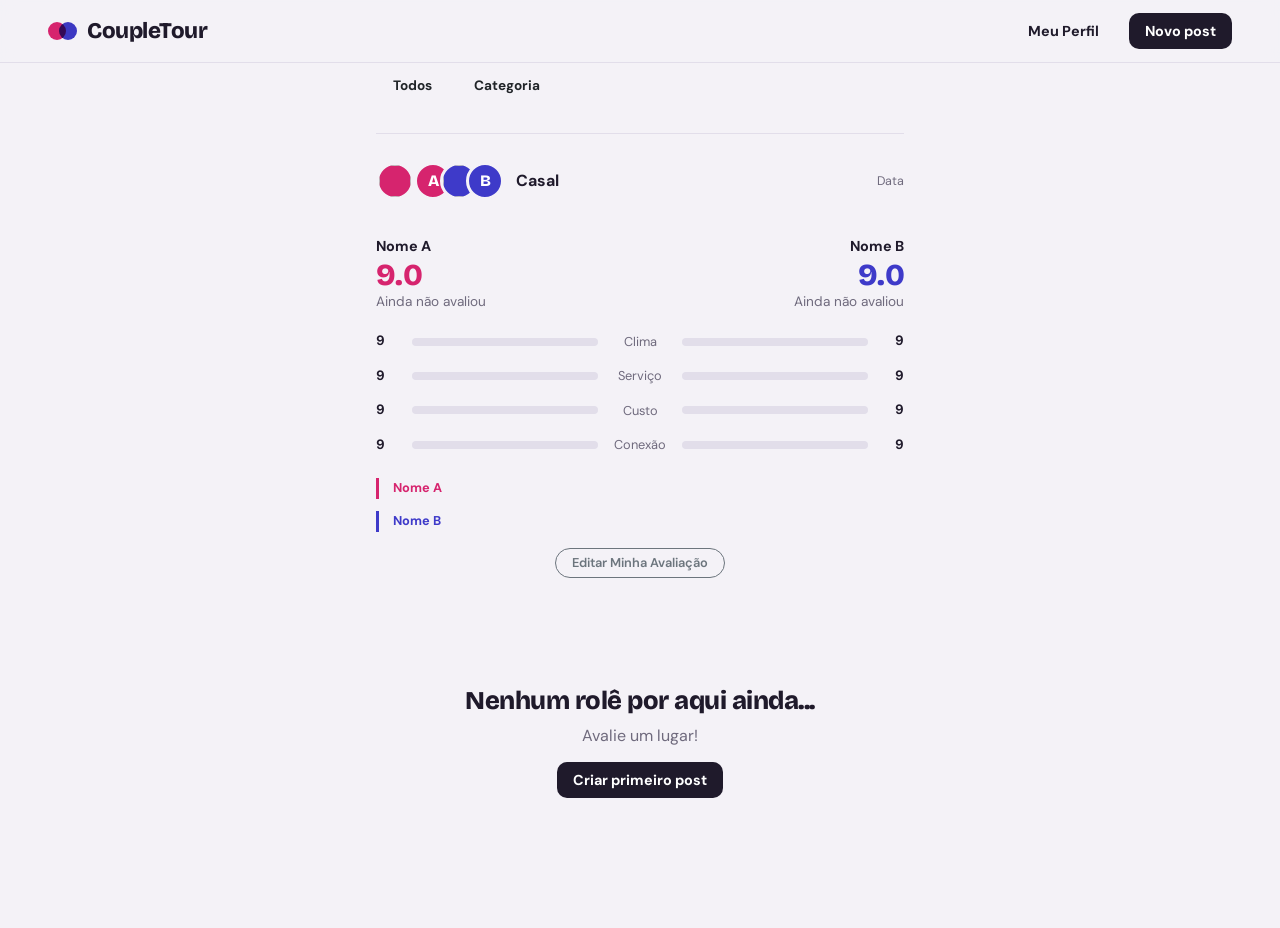
<file: src/main/resources/templates/feed.html>
<!DOCTYPE html>
<html lang="pt-BR" xmlns:th="http://www.thymeleaf.org">
<head>
    <meta charset="UTF-8">
    <meta name="viewport" content="width=device-width, initial-scale=1">
    <title>CoupleTour - Feed</title>
    <link href="https://cdn.jsdelivr.net/npm/bootstrap@5.3.3/dist/css/bootstrap.min.css" rel="stylesheet" integrity="sha384-QWTKZyjpPEjISv5WaRU9OFeRpok6YctnYmDr5pNlyT2bRjXh0JMhjY6hW+ALEwIH" crossorigin="anonymous">
    <link href="https://fonts.googleapis.com/css2?family=Bricolage+Grotesque:opsz,wght@12..96,600;12..96,800&family=DM+Sans:wght@400;500;700&display=swap" rel="stylesheet">
    <style>
        :root {
            --ink: #1F1A2B;
            --papel: #F4F2F7;
            --linha: #E2DEEA;
            --mudo: #6F6A7D;
            --a: #D6246E;   
            --b: #3E3AC9;   
            --titulo: 'Bricolage Grotesque', system-ui, sans-serif;
        }
        body { font-family: 'DM Sans', system-ui, sans-serif; background: var(--papel); color: var(--ink); }
        a:focus-visible, button:focus-visible { outline: 3px solid var(--b); outline-offset: 3px; }

        .topo { position: sticky; top: 0; z-index: 20; background: rgba(244, 242, 247, .92); backdrop-filter: blur(8px); }
        .topo-in { padding: 14px clamp(16px, 4vw, 48px); display: flex; justify-content: space-between; align-items: center; border-bottom: 1px solid var(--linha); }
        .marca { display: flex; align-items: center; gap: 10px; font-family: var(--titulo); font-weight: 800; font-size: 1.4rem; letter-spacing: -.02em; }
        .selo { display: flex; }
        .selo i { width: 18px; height: 18px; border-radius: 50%; background: var(--a); }
        .selo i + i { background: var(--b); margin-left: -7px; mix-blend-mode: multiply; }
        .btn-novo { background: var(--ink); color: #fff; border-radius: 10px; padding: 9px 16px; font-weight: 700; font-size: .9rem; text-decoration: none; transition: background .15s; }
        .btn-novo:hover { background: var(--a); color: #fff; }

        .feed { max-width: 560px; margin: 0 auto; padding: 8px 16px 64px; }
        .post { padding: 28px 0 36px; border-top: 1px solid var(--linha); }
        .post:first-child { border-top: 0; }

        .cabeca { display: flex; align-items: center; gap: 12px; margin-bottom: 14px; }
        .avatares { display: flex; }
        .av { width: 38px; height: 38px; border-radius: 50%; display: grid; place-items: center; color: #fff; font-family: var(--titulo); font-weight: 800; border: 3px solid var(--papel); }
        .av.a { background: var(--a); }
        .av.b { background: var(--b); margin-left: -12px; }
        .casal { font-weight: 700; line-height: 1.2; min-width: 0; }
        .data { margin-left: auto; font-size: .78rem; color: var(--mudo); white-space: nowrap; }

        .midia { position: relative; border-radius: 22px; overflow: hidden; background: var(--ink); isolation: isolate; }
        .midia.vazia { aspect-ratio: 16 / 9; }
        .midia img { width: 100%; aspect-ratio: 5 / 4; object-fit: cover; }
        .midia::after { content: ""; position: absolute; inset: auto 0 0 0; height: 60%; background: linear-gradient(to top, rgba(31, 26, 43, .85), transparent); pointer-events: none; z-index: 1; }
        .lugar { position: absolute; left: 20px; right: 116px; bottom: 18px; z-index: 2; color: #fff; pointer-events: none; }
        .lugar h2 { font-family: var(--titulo); font-weight: 800; font-size: 1.75rem; line-height: 1.05; letter-spacing: -.02em; margin: 0 0 4px; text-wrap: balance; }
        .lugar p { margin: 0; font-size: .9rem; opacity: .85; }
        .nota { position: absolute; right: 18px; bottom: 18px; z-index: 2; width: 76px; height: 76px; padding: 4px; border-radius: 50%; background: conic-gradient(var(--b) 0 50%, var(--a) 0 100%); }
        .nota div { width: 100%; height: 100%; border-radius: 50%; background: var(--ink); color: #fff; display: flex; flex-direction: column; align-items: center; justify-content: center; }
        .nota strong { font-family: var(--titulo); font-size: 1.55rem; font-weight: 800; line-height: 1; }
        .nota small { font-size: .62rem; opacity: .7; margin-top: 2px; }

        .midia .carousel-control-prev, .midia .carousel-control-next { z-index: 2; width: 14%; opacity: 1; }
        .midia .carousel-control-prev-icon, .midia .carousel-control-next-icon { width: 34px; height: 34px; background-size: 45%; background-color: rgba(31, 26, 43, .55); border-radius: 50%; }
        .midia .carousel-indicators { top: 6px; bottom: auto; margin: 0 14px; justify-content: flex-start; z-index: 2; }
        .midia .carousel-indicators [data-bs-target] { width: 22px; height: 3px; margin: 0 3px 0 0; background-color: #fff; opacity: .45; }
        .midia .carousel-indicators .active { opacity: 1; }

        .duelo { margin-top: 22px; }
        .placar { display: flex; justify-content: space-between; gap: 16px; margin-bottom: 12px; }
        .pessoa { display: flex; flex-direction: column; gap: 2px; min-width: 0; }
        .pessoa.b { text-align: right; align-items: flex-end; }
        .pessoa .nome { font-weight: 700; font-size: .9rem; }
        .pessoa .media { font-family: var(--titulo); font-weight: 800; font-size: 1.9rem; line-height: 1; letter-spacing: -.02em; }
        .pessoa.a .media { color: var(--a); }
        .pessoa.b .media { color: var(--b); }
        .pessoa .espera { color: var(--mudo); font-size: .85rem; }

        .linha { display: grid; grid-template-columns: 28px 1fr 68px 1fr 28px; align-items: center; gap: 8px; padding: 7px 0; font-size: .85rem; }
        .linha .v { font-weight: 700; font-variant-numeric: tabular-nums; }
        .linha .v:last-child { text-align: right; }
        .linha .rot { text-align: center; color: var(--mudo); font-size: .8rem; }
        .trilho { height: 8px; border-radius: 4px; background: var(--linha); display: flex; overflow: hidden; }
        .trilho.esq { justify-content: flex-end; }
        .trilho i { display: block; height: 100%; width: var(--v); border-radius: 4px; animation: cresce .7s cubic-bezier(.2, .7, .2, 1) both; }
        .trilho.esq i { background: var(--a); transform-origin: right; }
        .trilho.dir i { background: var(--b); transform-origin: left; }
        @keyframes cresce { from { transform: scaleX(0); } }
        @media (prefers-reduced-motion: reduce) { .trilho i { animation: none; } }

        .falas { margin-top: 16px; display: grid; gap: 12px; }
        .fala { margin: 0; padding-left: 14px; border-left: 3px solid var(--c); }
        .fala.a { --c: var(--a); }
        .fala.b { --c: var(--b); }
        .fala b { display: block; font-size: .8rem; margin-bottom: 2px; color: var(--c); }
        .fala p { margin: 0; line-height: 1.5; font-size: .95rem; max-width: 60ch; }

        .vazio { text-align: center; padding: 72px 16px; }
        .vazio h4 { font-family: var(--titulo); font-weight: 800; font-size: 1.6rem; letter-spacing: -.02em; }
        .vazio p { color: var(--mudo); margin-bottom: 20px; }
    </style>
</head>
<body>

<header class="topo">
    <div class="topo-in">
        <div class="marca"><span class="selo" aria-hidden="true"><i></i><i></i></span>CoupleTour</div>
        <div>
            <a href="/casal/meu-perfil" class="btn-novo" style="margin-right: 10px; background: transparent; border: 2px solid var(--amor); color: var(--amor);">Meu Perfil</a>
            <a href="/postagem/nova" class="btn-novo">Novo post</a>
        </div>
    </div>
</header>

<main class="feed">
    <div class="d-flex gap-2 pb-3 mb-3 overflow-auto" style="scrollbar-width: none;">
        <a href="/feed" class="btn rounded-pill px-3 py-1 fw-bold text-nowrap"
           th:classappend="${categoriaSelecionada == null} ? 'btn-dark' : 'btn-outline-secondary'"
           style="font-size: 0.85rem;">Todos</a>
        <a th:each="cat : ${categorias}" 
           th:href="@{/feed(categoriaId=${cat.id})}" 
           class="btn rounded-pill px-3 py-1 fw-bold text-nowrap"
           th:classappend="${categoriaSelecionada == cat.id} ? 'btn-dark' : 'btn-outline-secondary'"
           th:text="${cat.nome}" style="font-size: 0.85rem;">Categoria</a>
    </div>

    <article th:each="post : ${posts}" class="post">

        <div class="cabeca">
            <a th:href="'/casal/' + ${post.usuarioAPublicId}" style="text-decoration: none; color: inherit; display: flex; align-items: center; gap: 12px;">
                <div class="avatares" aria-hidden="true">
                    <img th:if="${post.usuarioAFotoUrl != null}" th:src="${post.usuarioAFotoUrl}" class="av a" style="object-fit: cover;" alt="">
                    <span th:unless="${post.usuarioAFotoUrl != null}" class="av a" th:text="${#strings.toUpperCase(#strings.substring(post.usuarioANome, 0, 1))}">A</span>
                    
                    <img th:if="${post.usuarioBFotoUrl != null}" th:src="${post.usuarioBFotoUrl}" class="av b" style="object-fit: cover;" alt="">
                    <span th:unless="${post.usuarioBFotoUrl != null}" class="av b" th:text="${#strings.toUpperCase(#strings.substring(post.usuarioBNome, 0, 1))}">B</span>
                </div>
                <div class="casal" th:text="${post.usuarioANome + ' e ' + post.usuarioBNome}">Casal</div>
            </a>
            <time class="data" th:text="${#strings.substring(post.dataPostagem, 8, 10) + '/' + #strings.substring(post.dataPostagem, 5, 7) + '/' + #strings.substring(post.dataPostagem, 0, 4) + ' ' + #strings.substring(post.dataPostagem, 11, 16)}">Data</time>
        </div>

        <div class="midia"
             th:with="temFotos=${post.fotosUrls != null and !#strings.isEmpty(post.fotosUrls)}, carId=${'carousel-' + post.relacionamentoId + '-' + post.lugarId}"
             th:classappend="${temFotos} ? '' : 'vazia'">

            <div th:if="${temFotos}" th:id="${carId}" class="carousel slide" th:with="fotos=${#strings.arraySplit(post.fotosUrls, ',')}">
                <div class="carousel-indicators" th:if="${fotos.length > 1}">
                    <button th:each="f, s : ${fotos}" type="button" th:data-bs-target="'#' + ${carId}" th:data-bs-slide-to="${s.index}" th:classappend="${s.first} ? 'active'" th:aria-label="'Foto ' + ${s.count}"></button>
                </div>
                <div class="carousel-inner">
                    <div th:each="foto, s : ${fotos}" th:classappend="${s.first} ? 'active'" class="carousel-item">
                        <img th:src="${foto}" th:alt="'Foto em ' + ${post.lugarNome}" class="d-block">
                    </div>
                </div>
                <th:block th:if="${fotos.length > 1}">
                    <button class="carousel-control-prev" type="button" th:data-bs-target="'#' + ${carId}" data-bs-slide="prev" aria-label="Foto anterior">
                        <span class="carousel-control-prev-icon" aria-hidden="true"></span>
                    </button>
                    <button class="carousel-control-next" type="button" th:data-bs-target="'#' + ${carId}" data-bs-slide="next" aria-label="Próxima foto">
                        <span class="carousel-control-next-icon" aria-hidden="true"></span>
                    </button>
                </th:block>
            </div>

            <div class="lugar">
                <h2 th:text="${post.lugarNome}">Lugar</h2>
                <p th:text="${post.categoriaNome}">Categoria</p>
            </div>

            <div class="nota" th:aria-label="'Nota do casal: ' + ${post.notaMediaCasal}">
                <div><strong th:text="${post.notaMediaCasal}">9.5</strong><small>casal</small></div>
            </div>
        </div>

        <section class="duelo">
            <div class="placar">
                <div class="pessoa a">
                    <span class="nome" th:text="${post.usuarioANome}">Nome A</span>
                    <span class="media" th:if="${post.notaMediaA != null}" th:text="${post.notaMediaA}">9.0</span>
                    <span class="espera" th:unless="${post.notaMediaA != null}">Ainda não avaliou</span>
                </div>
                <div class="pessoa b">
                    <span class="nome" th:text="${post.usuarioBNome}">Nome B</span>
                    <span class="media" th:if="${post.notaMediaB != null}" th:text="${post.notaMediaB}">9.0</span>
                    <span class="espera" th:unless="${post.notaMediaB != null}">Ainda não avaliou</span>
                </div>
            </div>

            <div class="linha">
                <span class="v" th:text="${post.aNota1 ?: '–'}">9</span>
                <div class="trilho esq"><i th:style="'--v:' + ${post.aNota1 != null ? post.aNota1 * 10 : 0} + '%'"></i></div>
                <span class="rot">Clima</span>
                <div class="trilho dir"><i th:style="'--v:' + ${post.bNota1 != null ? post.bNota1 * 10 : 0} + '%'"></i></div>
                <span class="v" th:text="${post.bNota1 ?: '–'}">9</span>
            </div>
            <div class="linha">
                <span class="v" th:text="${post.aNota2 ?: '–'}">9</span>
                <div class="trilho esq"><i th:style="'--v:' + ${post.aNota2 != null ? post.aNota2 * 10 : 0} + '%'"></i></div>
                <span class="rot">Serviço</span>
                <div class="trilho dir"><i th:style="'--v:' + ${post.bNota2 != null ? post.bNota2 * 10 : 0} + '%'"></i></div>
                <span class="v" th:text="${post.bNota2 ?: '–'}">9</span>
            </div>
            <div class="linha">
                <span class="v" th:text="${post.aNota3 ?: '–'}">9</span>
                <div class="trilho esq"><i th:style="'--v:' + ${post.aNota3 != null ? post.aNota3 * 10 : 0} + '%'"></i></div>
                <span class="rot">Custo</span>
                <div class="trilho dir"><i th:style="'--v:' + ${post.bNota3 != null ? post.bNota3 * 10 : 0} + '%'"></i></div>
                <span class="v" th:text="${post.bNota3 ?: '–'}">9</span>
            </div>
            <div class="linha">
                <span class="v" th:text="${post.aNota4 ?: '–'}">9</span>
                <div class="trilho esq"><i th:style="'--v:' + ${post.aNota4 != null ? post.aNota4 * 10 : 0} + '%'"></i></div>
                <span class="rot">Conexão</span>
                <div class="trilho dir"><i th:style="'--v:' + ${post.bNota4 != null ? post.bNota4 * 10 : 0} + '%'"></i></div>
                <span class="v" th:text="${post.bNota4 ?: '–'}">9</span>
            </div>

            <div class="falas" th:if="${post.descA != null or post.descB != null}">
                <blockquote class="fala a" th:if="${post.descA != null}">
                    <b th:text="${post.usuarioANome}">Nome A</b>
                    <p th:text="${post.descA}"></p>
                </blockquote>
                <blockquote class="fala b" th:if="${post.descB != null}">
                    <b th:text="${post.usuarioBNome}">Nome B</b>
                    <p th:text="${post.descB}"></p>
                </blockquote>
            </div>

            <div class="mt-3 text-center" th:if="${post.usuarioAPublicId == logadoPublicId or post.usuarioBPublicId == logadoPublicId}">
                <a th:href="'/postagem/editar/' + ${post.lugarId}" class="btn btn-outline-secondary btn-sm rounded-pill px-3" style="font-size: 0.8rem; font-weight: 600;">Editar Minha Avaliação</a>
            </div>
        </section>
    </article>

    <div th:if="${#lists.isEmpty(posts)}" class="vazio">
        <h4>Nenhum rolê por aqui ainda...</h4>
        <p>Avalie um lugar!</p>
        <a href="/postagem/nova" class="btn-novo">Criar primeiro post</a>
    </div>

</main>

<script src="https://cdn.jsdelivr.net/npm/bootstrap@5.3.3/dist/js/bootstrap.bundle.min.js"></script>
</body>
</html>
</file>
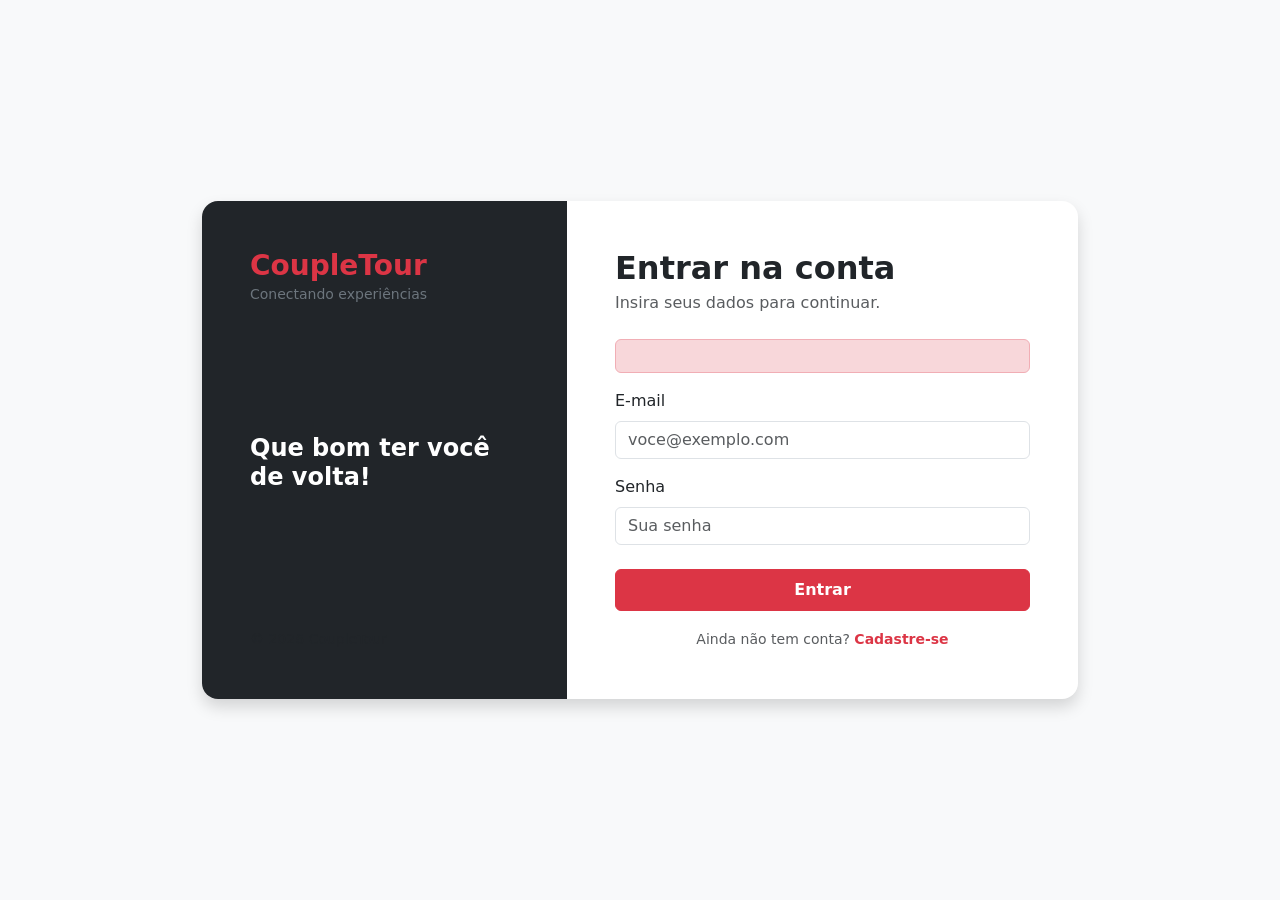
<file: src/main/resources/templates/login.html>
<!DOCTYPE html>
<html lang="pt-BR" xmlns:th="http://www.thymeleaf.org">
<head>
    <meta charset="UTF-8">
    <meta name="viewport" content="width=device-width, initial-scale=1">
    <title>CoupleTour - Login</title>
    <link href="https://cdn.jsdelivr.net/npm/bootstrap@5.3.3/dist/css/bootstrap.min.css" rel="stylesheet" integrity="sha384-QWTKZyjpPEjISv5WaRU9OFeRpok6YctnYmDr5pNlyT2bRjXh0JMhjY6hW+ALEwIH" crossorigin="anonymous">
</head>
<body class="bg-light min-vh-100 d-flex align-items-center justify-content-center py-4">

<main class="container" style="max-width: 900px;">
    <div class="row g-0 shadow rounded-4 overflow-hidden bg-white">

        <div class="col-md-5 bg-dark text-white p-5 d-flex flex-column justify-content-between">
            <div>
                <h3 class="fw-bold text-danger mb-0">CoupleTour</h3>
                <small class="text-secondary">Conectando experiências</small>
            </div>
            <div class="my-4">
                <h4 class="fw-semibold">Que bom ter você de volta!</h4>
            </div>
            <div>
                <small class="text-muted">&copy; 2026 CoupleTour</small>
            </div>
        </div>

        <div class="col-md-7 p-4 p-md-5">
            <h2 class="fw-bold mb-1">Entrar na conta</h2>
            <p class="text-muted mb-4">Insira seus dados para continuar.</p>

            <div th:if="${erro}" class="alert alert-danger" role="alert" th:text="${erro}"></div>

            <form th:action="@{/login}" th:object="${auth}" method="post" novalidate>

                <div class="mb-3">
                    <label for="email" class="form-label">E-mail</label>
                    <input type="email" id="email" th:field="*{email}"
                           class="form-control"
                           th:classappend="${#fields.hasErrors('email')} ? 'is-invalid'"
                           placeholder="voce@exemplo.com" required />
                    <div class="invalid-feedback" th:if="${#fields.hasErrors('email')}" th:errors="*{email}"></div>
                </div>

                <div class="mb-4">
                    <label for="senha" class="form-label">Senha</label>
                    <input type="password" id="senha" th:field="*{senha}"
                           class="form-control"
                           th:classappend="${#fields.hasErrors('senha')} ? 'is-invalid'"
                           placeholder="Sua senha" required />
                    <div class="invalid-feedback" th:if="${#fields.hasErrors('senha')}" th:errors="*{senha}"></div>
                </div>

                <button type="submit" class="btn btn-danger w-100 py-2 fw-bold mb-3">Entrar</button>

                <div class="text-center">
                    <small class="text-muted">Ainda não tem conta? <a th:href="@{/cadastro}" class="text-danger fw-semibold text-decoration-none">Cadastre-se</a></small>
                </div>
            </form>
        </div>

    </div>
</main>

<script src="https://cdn.jsdelivr.net/npm/bootstrap@5.3.3/dist/css/bootstrap.min.css" rel="stylesheet"></script>
</body>
</html>
</file>
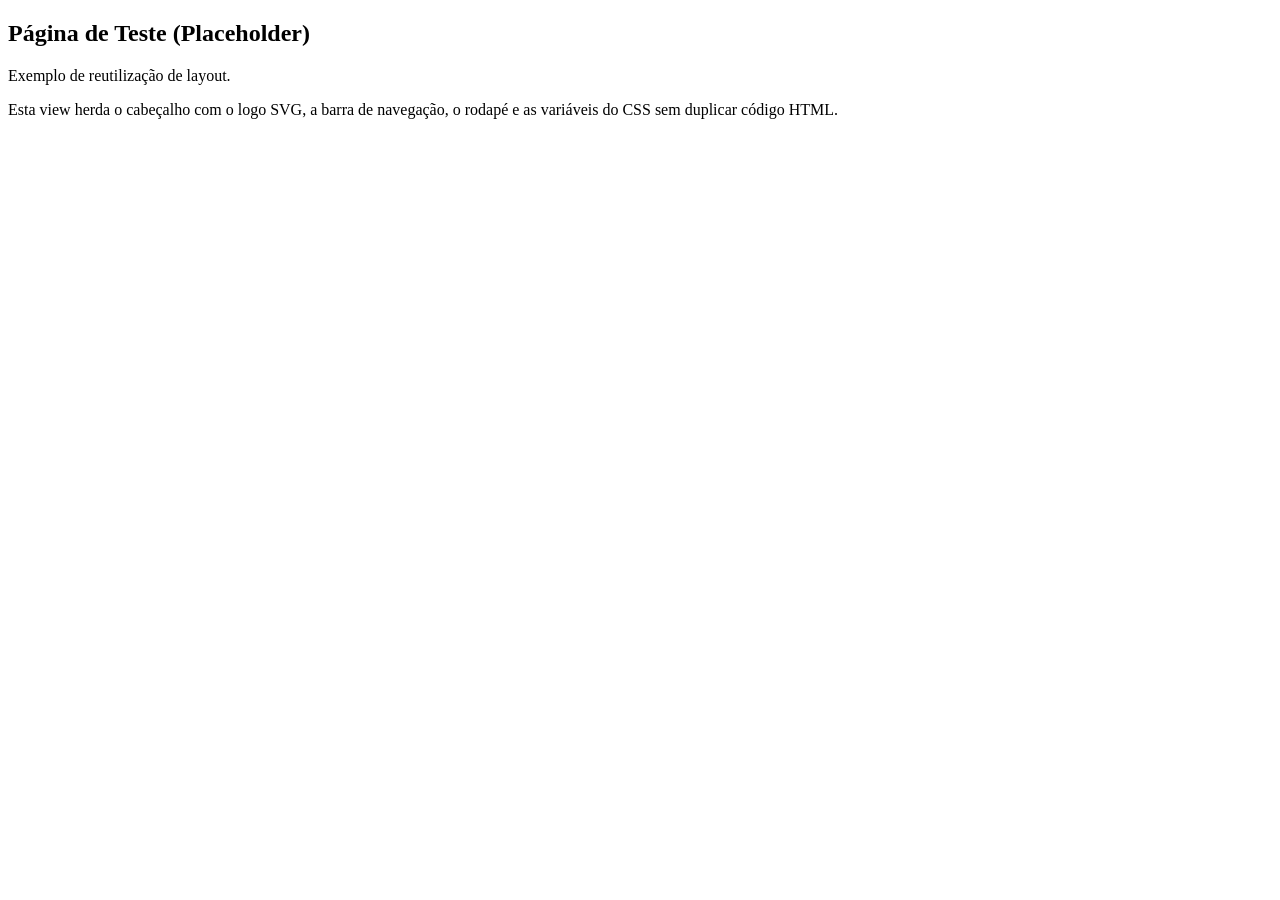
<file: src/main/resources/templates/teste.html>
<!DOCTYPE html>
<html xmlns:th="http://www.thymeleaf.org"
      th:replace="~{layout/base :: layout(~{::title}, ~{::#main-content})}">
<head>
    <title>CoupleTour - Página de Teste</title>
</head>
<body>

<div id="main-content" class="card">
    <header class="card-header">
        <h2>Página de Teste (Placeholder)</h2>
        <p>Exemplo de reutilização de layout.</p>
    </header>
    <p>Esta view herda o cabeçalho com o logo SVG, a barra de navegação, o rodapé e as variáveis do CSS sem duplicar código HTML.</p>
</div>

</body>
</html>
</file>
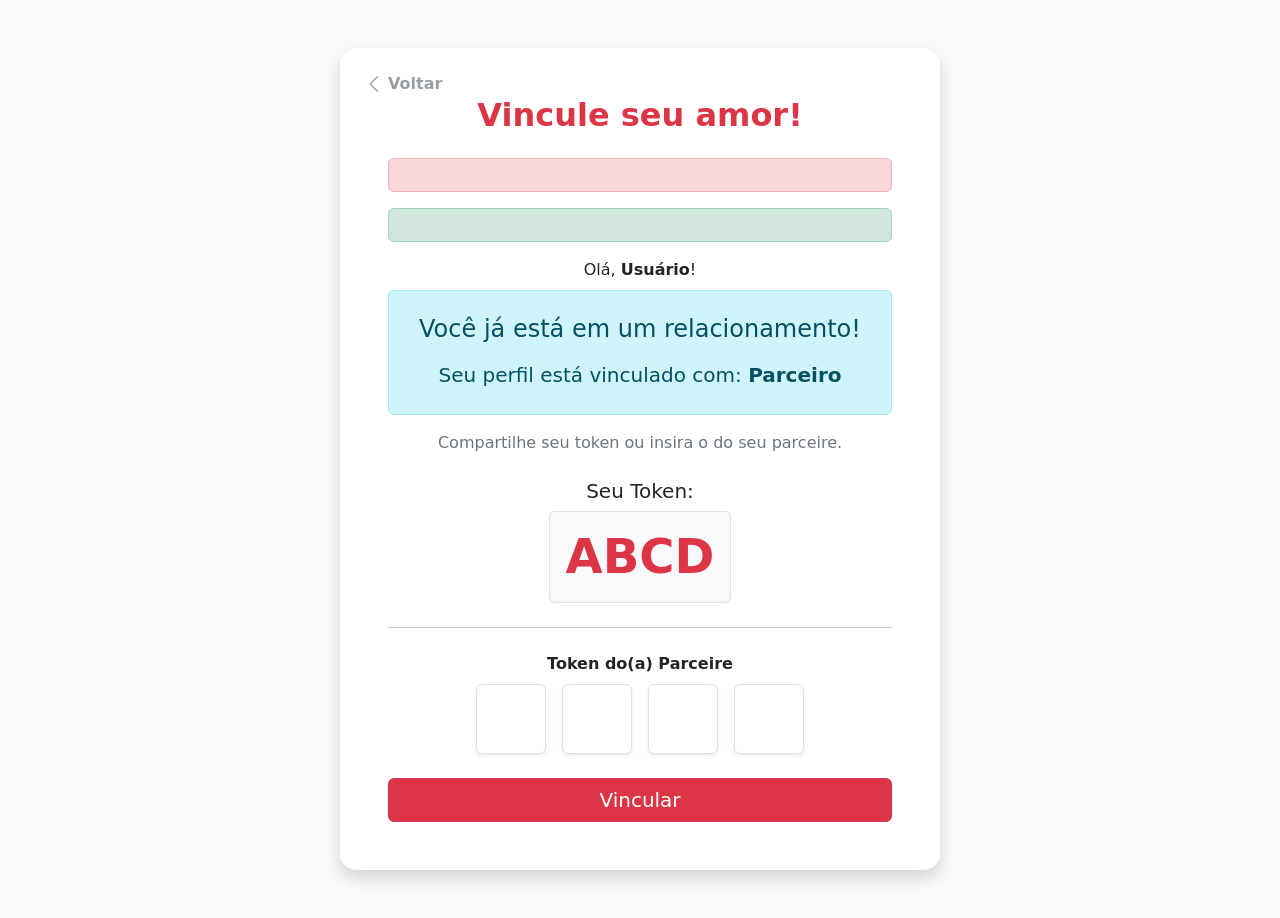
<file: src/main/resources/templates/vinculacao.html>
<!DOCTYPE html>
<html lang="pt-BR" xmlns:th="http://www.thymeleaf.org">
<head>
    <meta charset="UTF-8">
    <meta name="viewport" content="width=device-width, initial-scale=1">
    <title>CoupleTour - Vinculação</title>
    <link href="https://cdn.jsdelivr.net/npm/bootstrap@5.3.3/dist/css/bootstrap.min.css" rel="stylesheet" integrity="sha384-QWTKZyjpPEjISv5WaRU9OFeRpok6YctnYmDr5pNlyT2bRjXh0JMhjY6hW+ALEwIH" crossorigin="anonymous">
</head>
<body class="bg-light min-vh-100 p-5">

<div class="container bg-white p-5 rounded-4 shadow text-center position-relative" style="max-width: 600px;">

    <a href="/feed" class="position-absolute top-0 start-0 m-4 text-decoration-none text-secondary d-flex align-items-center fw-semibold transition-opacity" 
       style="opacity: 0.7;" onmouseover="this.style.opacity='1'" onmouseout="this.style.opacity='0.7'">
        <svg xmlns="http://www.w3.org/2000/svg" width="20" height="20" fill="currentColor" class="me-1" viewBox="0 0 16 16">
            <path fill-rule="evenodd" d="M11.354 1.646a.5.5 0 0 1 0 .708L5.707 8l5.647 5.646a.5.5 0 0 1-.708.708l-6-6a.5.5 0 0 1 0-.708l6-6a.5.5 0 0 1 .708 0z"/>
        </svg>
        Voltar
    </a>
    <h2 class="fw-bold text-danger mb-4">Vincule seu amor!</h2>

    <div th:if="${erro}" class="alert alert-danger" th:text="${erro}"></div>
    <div th:if="${sucesso}" class="alert alert-success" th:text="${sucesso}"></div>

    <p class="mb-2">Olá, <strong th:text="${usuarioNome}">Usuário</strong>!</p>
    <div th:if="${nomeParceiro}" class="alert alert-info py-4">
        <h4 class="mb-3">Você já está em um relacionamento!</h4>
        <p class="mb-0 fs-5">Seu perfil está vinculado com: <strong th:text="${nomeParceiro}">Parceiro</strong></p>
    </div>

    <th:block th:unless="${nomeParceiro}">
        <p class="text-secondary mb-4">Compartilhe seu token ou insira o do seu parceire.</p>

        <div class="mb-4">
            <h5>Seu Token:</h5>
            <div class="display-5 fw-bold text-danger bg-light p-3 border rounded d-inline-block letter-spacing-1"
                 th:text="${usuarioUniqueToken}">
                ABCD
            </div>
        </div>

        <hr class="my-4">

        <form action="/vinculacao" method="POST">
            <div class="mb-4">
                <label class="form-label fw-semibold">Token do(a) Parceire</label>
                <div class="d-flex justify-content-center gap-3">
                    <input type="text" class="form-control text-center fs-2 fw-bold text-uppercase token-input shadow-sm" maxlength="1" style="width: 70px; height: 70px;" required>
                    <input type="text" class="form-control text-center fs-2 fw-bold text-uppercase token-input shadow-sm" maxlength="1" style="width: 70px; height: 70px;" required>
                    <input type="text" class="form-control text-center fs-2 fw-bold text-uppercase token-input shadow-sm" maxlength="1" style="width: 70px; height: 70px;" required>
                    <input type="text" class="form-control text-center fs-2 fw-bold text-uppercase token-input shadow-sm" maxlength="1" style="width: 70px; height: 70px;" required>
                </div>
                <input type="hidden" id="tokenParceiro" name="tokenParceiro" required>
            </div>
            <button type="submit" class="btn btn-danger w-100 fs-5">Vincular</button>
        </form>
    </th:block>
</div>

<script>
    const inputs = document.querySelectorAll('.token-input');
    const hiddenInput = document.getElementById('tokenParceiro');

    inputs.forEach((input, index) => {
        input.addEventListener('input', (e) => {
            if (e.target.value.length === 1 && index < inputs.length - 1) {
                inputs[index + 1].focus();
            }
            updateHidden();
        });
        input.addEventListener('keydown', (e) => {
            if (e.key === 'Backspace' && e.target.value === '' && index > 0) {
                inputs[index - 1].focus();
            }
            setTimeout(updateHidden, 10);
        });
    });

    function updateHidden() {
        hiddenInput.value = Array.from(inputs).map(i => i.value).join('');
    }
</script>
</body>
</html>
</file>
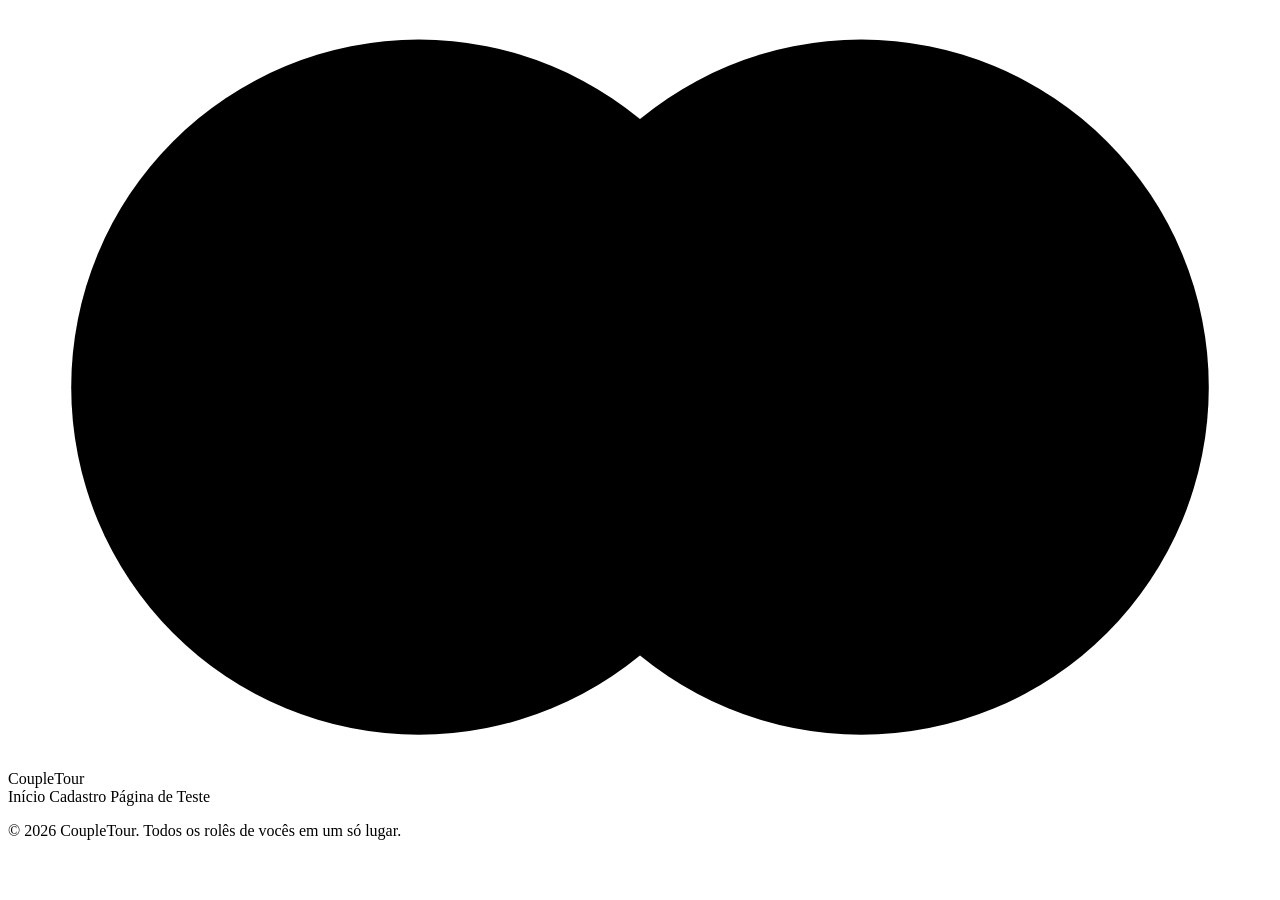
<file: src/main/resources/templates/layout/base.html>
<!DOCTYPE html>
<html lang="pt-BR" xmlns:th="http://www.thymeleaf.org" th:fragment="layout(title, content)">
<head>
    <meta charset="UTF-8">
    <meta name="viewport" content="width=device-width, initial-scale=1">
    <title th:replace="${title}">CoupleTour</title>

    <link rel="preconnect" href="https://fonts.googleapis.com">
    <link rel="preconnect" href="https://fonts.gstatic.com" crossorigin>
    <link rel="stylesheet" th:href="@{/css/style.css}">
</head>
<body>

<header class="app-header">
    <a th:href="@{/}" class="brand-logo">
        <svg class="logo-mark" viewBox="0 0 40 24" role="img" aria-label="CoupleTour Logo">
            <circle cx="13" cy="12" r="11" class="ring ring-a"/>
            <circle cx="27" cy="12" r="11" class="ring ring-b"/>
        </svg>
        <span class="logo-text">CoupleTour</span>
    </a>

    <nav class="app-nav">
        <a th:href="@{/}">Início</a>
        <a th:href="@{/cadastro}">Cadastro</a>
        <a th:href="@{/teste}">Página de Teste</a>
    </nav>
</header>

<main class="app-content">
    <div th:replace="${content}">
        <!-- Conteúdo injetado dinamicamente -->
    </div>
</main>

<footer class="app-footer">
    <p>&copy; 2026 CoupleTour. Todos os rolês de vocês em um só lugar.</p>
</footer>

</body>
</html>
</file>
